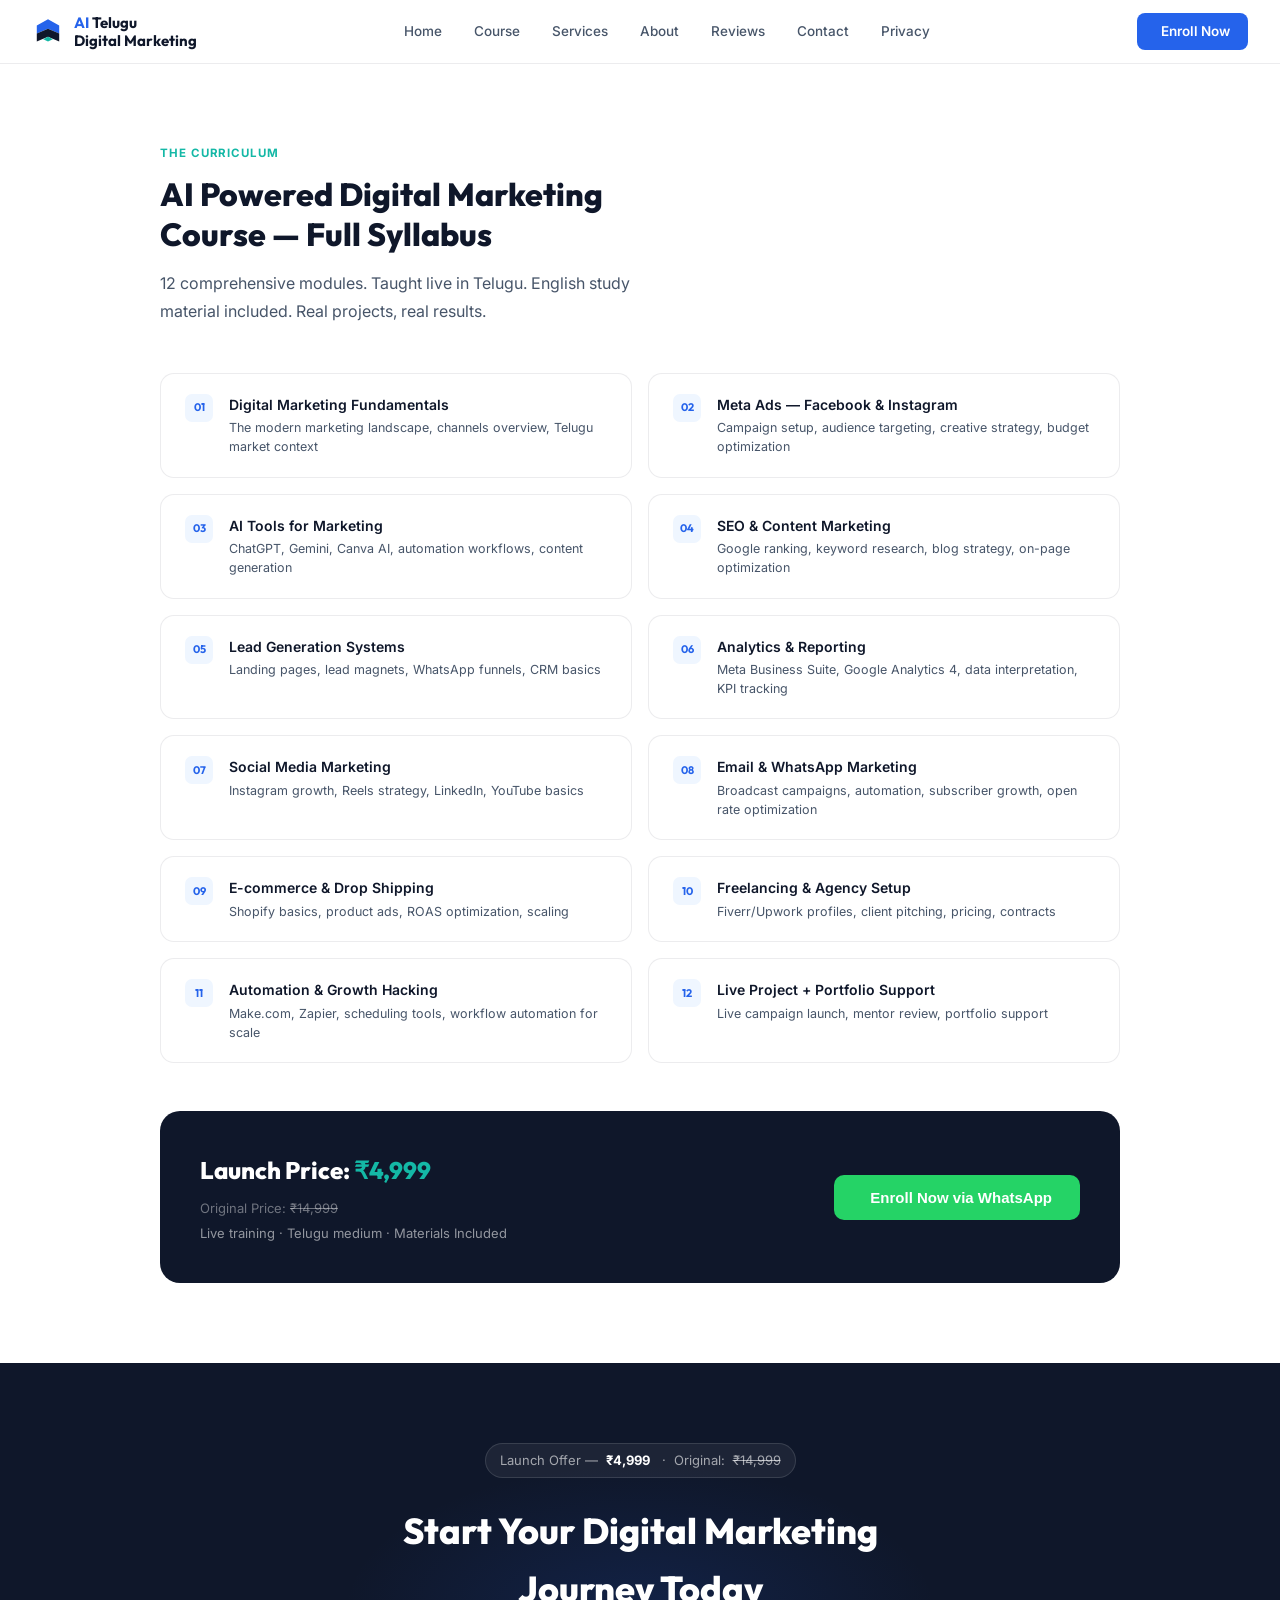
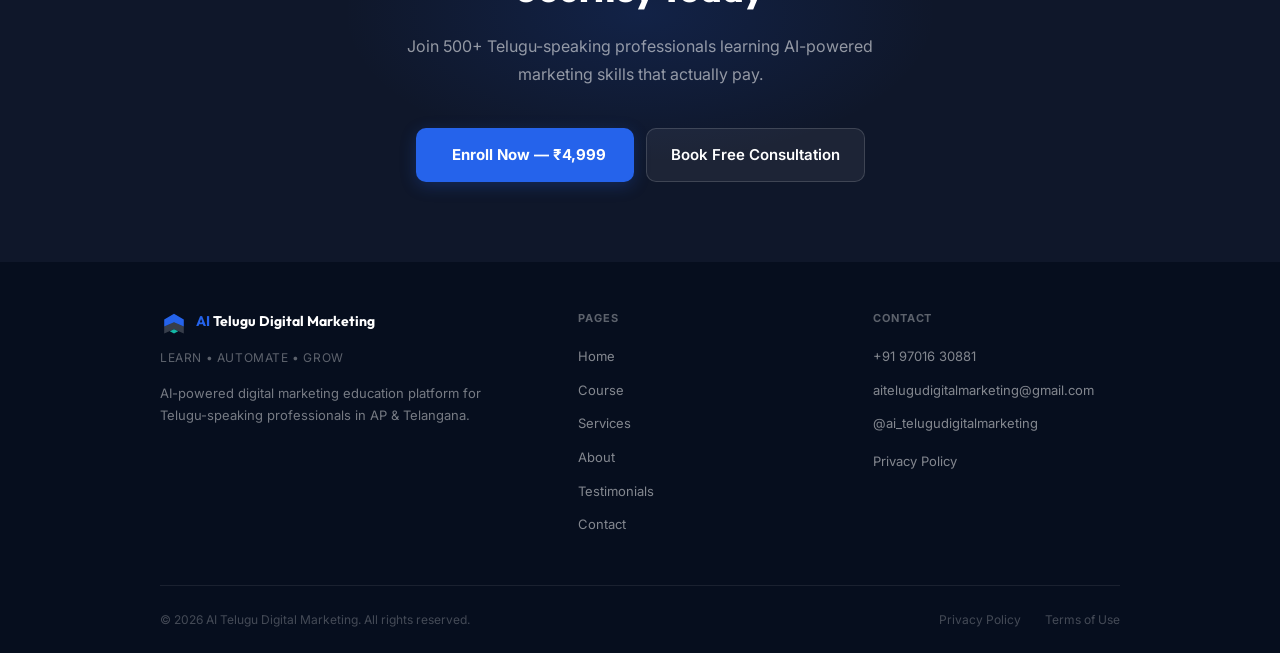
<file: course.html>
<!DOCTYPE html><html><head><meta charset="UTF-8"><meta name="viewport" content="width=device-width, initial-scale=1.0"><title>course</title><link rel="stylesheet" href="style.css"></head><body><div class="site-wrapper">
  <nav>
    <button class="mobile-menu-btn" onclick="toggleMenu()">☰</button>
    <div class="nav-logo">
      <svg class="logo-svg-mark" viewBox="0 0 80 80" fill="none" xmlns="http://www.w3.org/2000/svg">
        <path d="M40 8 L68 24 L68 44 L40 32 L12 44 L12 24 Z" fill="#2563EB"/>
        <path d="M40 32 L68 44 L68 64 L40 52 L12 64 L12 44 Z" fill="#0F172A"/>
        <path d="M28 58 L40 64 L52 58 L40 52 Z" fill="#14B8A6"/>
      </svg>
      <div class="nav-brand"><span>AI</span> Telugu<br>Digital Marketing</div>
    </div>
    <ul class="nav-links">
      <li><a  href="index.html">Home</a></li>
      <li><a  href="course.html">Course</a></li>
      <li><a  href="services.html">Services</a></li>
      <li><a  href="about.html">About</a></li>
      <li><a  href="testimonials.html">Reviews</a></li>
      <li><a  href="contact.html">Contact</a></li>
      <li><a  href="privacy.html">Privacy</a></li>
    </ul>
    <a class="nav-cta" href="https://wa.me/919701630881?text=Hi%20AI%20Telugu%20Digital%20Marketing,%20I'm%20interested%20in%20the%20%E2%82%B94999%20AI%20Digital%20Marketing%20Course.%20Please%20share%20the%20details.">
      <i class="ti ti-brand-whatsapp" aria-hidden="true"></i> Enroll Now
    </a>
  </nav>
  <div id="mobileMenu" class="mobile-menu">
  <a href="index.html">Home</a>
  <a href="course.html">Course</a>
  <a href="services.html">Services</a>
  <a href="about.html">About</a>
  <a href="testimonials.html">Reviews</a>
  <a href="contact.html">Contact</a>
  <a href="privacy.html">Privacy</a>
</div>

  
    <section class="section">
      <div class="section-inner">
        <div class="section-eyebrow">The Curriculum</div>
        <h2 class="section-title">AI Powered Digital Marketing<br>Course — Full Syllabus</h2>
        <p class="section-sub">12 comprehensive modules. Taught live in Telugu. English study material included. Real projects, real results.</p>
        <div class="curriculum-grid">
          <div class="curriculum-item">
            <div class="curr-num">01</div>
            <div>
              <div class="curr-title">Digital Marketing Fundamentals</div>
              <div class="curr-desc">The modern marketing landscape, channels overview, Telugu market context</div>
            </div>
          </div>
          <div class="curriculum-item">
            <div class="curr-num">02</div>
            <div>
              <div class="curr-title">Meta Ads — Facebook & Instagram</div>
              <div class="curr-desc">Campaign setup, audience targeting, creative strategy, budget optimization</div>
            </div>
          </div>
          <div class="curriculum-item">
            <div class="curr-num">03</div>
            <div>
              <div class="curr-title">AI Tools for Marketing</div>
              <div class="curr-desc">ChatGPT, Gemini, Canva AI, automation workflows, content generation</div>
            </div>
          </div>
          <div class="curriculum-item">
            <div class="curr-num">04</div>
            <div>
              <div class="curr-title">SEO & Content Marketing</div>
              <div class="curr-desc">Google ranking, keyword research, blog strategy, on-page optimization</div>
            </div>
          </div>
          <div class="curriculum-item">
            <div class="curr-num">05</div>
            <div>
              <div class="curr-title">Lead Generation Systems</div>
              <div class="curr-desc">Landing pages, lead magnets, WhatsApp funnels, CRM basics</div>
            </div>
          </div>
          <div class="curriculum-item">
            <div class="curr-num">06</div>
            <div>
              <div class="curr-title">Analytics & Reporting</div>
              <div class="curr-desc">Meta Business Suite, Google Analytics 4, data interpretation, KPI tracking</div>
            </div>
          </div>
          <div class="curriculum-item">
            <div class="curr-num">07</div>
            <div>
              <div class="curr-title">Social Media Marketing</div>
              <div class="curr-desc">Instagram growth, Reels strategy, LinkedIn, YouTube basics</div>
            </div>
          </div>
          <div class="curriculum-item">
            <div class="curr-num">08</div>
            <div>
              <div class="curr-title">Email & WhatsApp Marketing</div>
              <div class="curr-desc">Broadcast campaigns, automation, subscriber growth, open rate optimization</div>
            </div>
          </div>
          <div class="curriculum-item">
            <div class="curr-num">09</div>
            <div>
              <div class="curr-title">E-commerce & Drop Shipping</div>
              <div class="curr-desc">Shopify basics, product ads, ROAS optimization, scaling</div>
            </div>
          </div>
          <div class="curriculum-item">
            <div class="curr-num">10</div>
            <div>
              <div class="curr-title">Freelancing & Agency Setup</div>
              <div class="curr-desc">Fiverr/Upwork profiles, client pitching, pricing, contracts</div>
            </div>
          </div>
          <div class="curriculum-item">
            <div class="curr-num">11</div>
            <div>
              <div class="curr-title">Automation & Growth Hacking</div>
              <div class="curr-desc">Make.com, Zapier, scheduling tools, workflow automation for scale</div>
            </div>
          </div>
          <div class="curriculum-item">
            <div class="curr-num">12</div>
            <div>
              <div class="curr-title">Live Project + Portfolio Support</div>
              <div class="curr-desc">Live campaign launch, mentor review, portfolio support</div>
            </div>
          </div>
        </div>

        <div style="margin-top:3rem; background:var(--midnight-navy); border-radius:20px; padding:2.5rem; display:flex; gap:2rem; align-items:center; flex-wrap:wrap;">
          <div style="flex:1; min-width:240px;">
            <div style="font-family:var(--ff-display);font-size:1.5rem;font-weight:800;color:white;margin-bottom:0.5rem;">Launch Price: <span style="color:var(--modern-teal);">₹4,999</span></div>
            <div style="font-size:13px;color:rgba(255,255,255,0.4);margin-bottom:0.25rem;">Original Price: <s>₹14,999</s></div>
            <div style="font-size:13px;color:rgba(255,255,255,0.55);">Live training · Telugu medium · Materials Included</div>
          </div>
          <button class="card-cta" style="width:auto;padding:14px 28px;border-radius:10px;font-size:15px;">
            <i class="ti ti-brand-whatsapp" aria-hidden="true"></i>
            Enroll Now via WhatsApp
          </button>
        </div>
      </div>
    </section>
  <!-- CTA SECTION (shared footer of pages) -->
  <div class="cta-section">
    <div class="price-tag">Launch Offer — <strong>₹4,999</strong> &nbsp;·&nbsp; Original: <s>₹14,999</s></div>
    <h2>Start Your Digital Marketing<br>Journey Today</h2>
    <p>Join 500+ Telugu-speaking professionals learning AI-powered marketing skills that actually pay.</p>
    <div class="cta-buttons">
      <a class="btn-primary" href="https://wa.me/919701630881?text=Hi%20AI%20Telugu%20Digital%20Marketing,%20I'm%20interested%20in%20the%20%E2%82%B94999%20AI%20Digital%20Marketing%20Course.%20Please%20share%20the%20details.">
        <i class="ti ti-brand-whatsapp" aria-hidden="true"></i>
        Enroll Now — ₹4,999
      </a>
      <a class="btn-secondary" href="https://wa.me/919701630881?text=Hey%20AI%20Telugu%20Digital%20Marketing,%20I%27m%20interested%20in%20your%20Freelance%20Services%20and%20would%20like%20to%20schedule%20a%20free%20consultation.%20Please%20share%20the%20details." style="background:rgba(255,255,255,0.06);border-color:rgba(255,255,255,0.15);color:white;">
        Book Free Consultation
      </a>
    </div>
  </div>

   <!-- FOOTER -->
  <footer>
    <div class="footer-inner">
      <div class="footer-top">
        <div>
          <div style="display:flex;align-items:center;gap:8px;margin-bottom:8px;">
            <svg viewBox="0 0 80 80" fill="none" xmlns="http://www.w3.org/2000/svg" style="width:28px;height:28px;">
              <path d="M40 8 L68 24 L68 44 L40 32 L12 44 L12 24 Z" fill="#2563EB"/>
              <path d="M40 32 L68 44 L68 64 L40 52 L12 64 L12 44 Z" fill="rgba(255,255,255,0.2)"/>
              <path d="M28 58 L40 64 L52 58 L40 52 Z" fill="#14B8A6"/>
            </svg>
            <div class="footer-brand-name"><span>AI</span> Telugu Digital Marketing</div>
          </div>
          <div class="footer-tagline">LEARN • AUTOMATE • GROW</div>
          <div class="footer-desc">AI-powered digital marketing education platform for Telugu-speaking professionals in AP & Telangana.</div>
        </div>
        <div>
          <div class="footer-col-title">Pages</div>
          <ul class="footer-links">
             <li><a href="index.html">Home</a></li>
             <li><a href="course.html">Course</a></li>
             <li><a href="services.html">Services</a></li>
             <li><a href="about.html">About</a></li>
             <li><a href="testimonials.html">Testimonials</a></li>
             <li><a href="contact.html">Contact</a></li>
          </ul>
        </div>
        <div>
          <div class="footer-col-title">Contact</div>
          <ul class="footer-links">
            <li><a href="https://wa.me/919701630881?text=Hi%20AI%20Telugu%20Digital%20Marketing,%20I'm%20interested%20in%20the%20%E2%82%B94999%20AI%20Digital%20Marketing%20Course.%20Please%20share%20the%20details.">+91 97016 30881</a></li>
             <li><a href="mailto:aitelugudigitalmarketing@gmail.com">aitelugudigitalmarketing@gmail.com</a></li
            <li>
  <a href="https://www.instagram.com/ai_telugudigitalmarketing/"
     target="_blank"
     rel="noopener noreferrer">
     @ai_telugudigitalmarketing
  </a>
</li>
            <li style="margin-top:12px;">
                  <a href="privacy.html">Privacy Policy</a>
            </li>
          </ul>
        </div>
      </div>
      <div class="footer-bottom">
        <div class="footer-copy">© 2026 AI Telugu Digital Marketing. All rights reserved.</div>
        <div class="footer-legal">
  <a href="privacy.html">Privacy Policy</a>
<a href="privacy.html">Terms of Use</a>
        </div>
      </div>
    </div>
  </footer>

</div>
<script>
document.addEventListener('DOMContentLoaded', function() {
const counters = document.querySelectorAll('.stat-number');

const observer = new IntersectionObserver((entries) => {
entries.forEach(entry => {
if (entry.isIntersecting) {
const counter = entry.target;
const original = counter.innerHTML;

let target = 0;

if (original.includes('500')) target = 500;
else if (original.includes('12')) target = 12;
else if (original.includes('4,999')) target = 4999;
else if (original.includes('100')) target = 100;

let current = 0;
const step = target / 60;

function animate() {
current += step;

if (current < target) {
if (original.includes('₹')) {
counter.innerHTML = '₹' + Math.floor(current).toLocaleString();
} else if (original.includes('%')) {
counter.innerHTML = Math.floor(current) + '<span>%</span>';
} else {
counter.innerHTML = Math.floor(current) + '<span>+</span>';
}
requestAnimationFrame(animate);
} else {
counter.innerHTML = original;
}
}

animate();
observer.unobserve(counter);
}
});
});

counters.forEach(counter => observer.observe(counter));
});
</script>

<script>
document.addEventListener('DOMContentLoaded',()=>{
const counters=document.querySelectorAll('.stat-number[data-target]');
const run=(el)=>{
 let target=parseInt(el.dataset.target),cur=0;
 const step=()=>{cur+=Math.ceil(target/60); if(cur>target) cur=target;
 el.textContent=(el.dataset.target=="4999"?"₹":"")+cur+(target!=4999?"+":"");
 if(cur<target) requestAnimationFrame(step);
 };
 step();
};
const obs=new IntersectionObserver(entries=>{
entries.forEach(e=>{if(e.isIntersecting){e.target.textContent='0';run(e.target);}});
},{threshold:.5});
counters.forEach(c=>obs.observe(c));
});
</script>

<script src="main.js"></script>

<script>
function toggleMenu(){
  const menu = document.getElementById('mobileMenu');
  if(menu){
    menu.classList.toggle('show');
  }
}
</script>

</body>
</html>
</file>
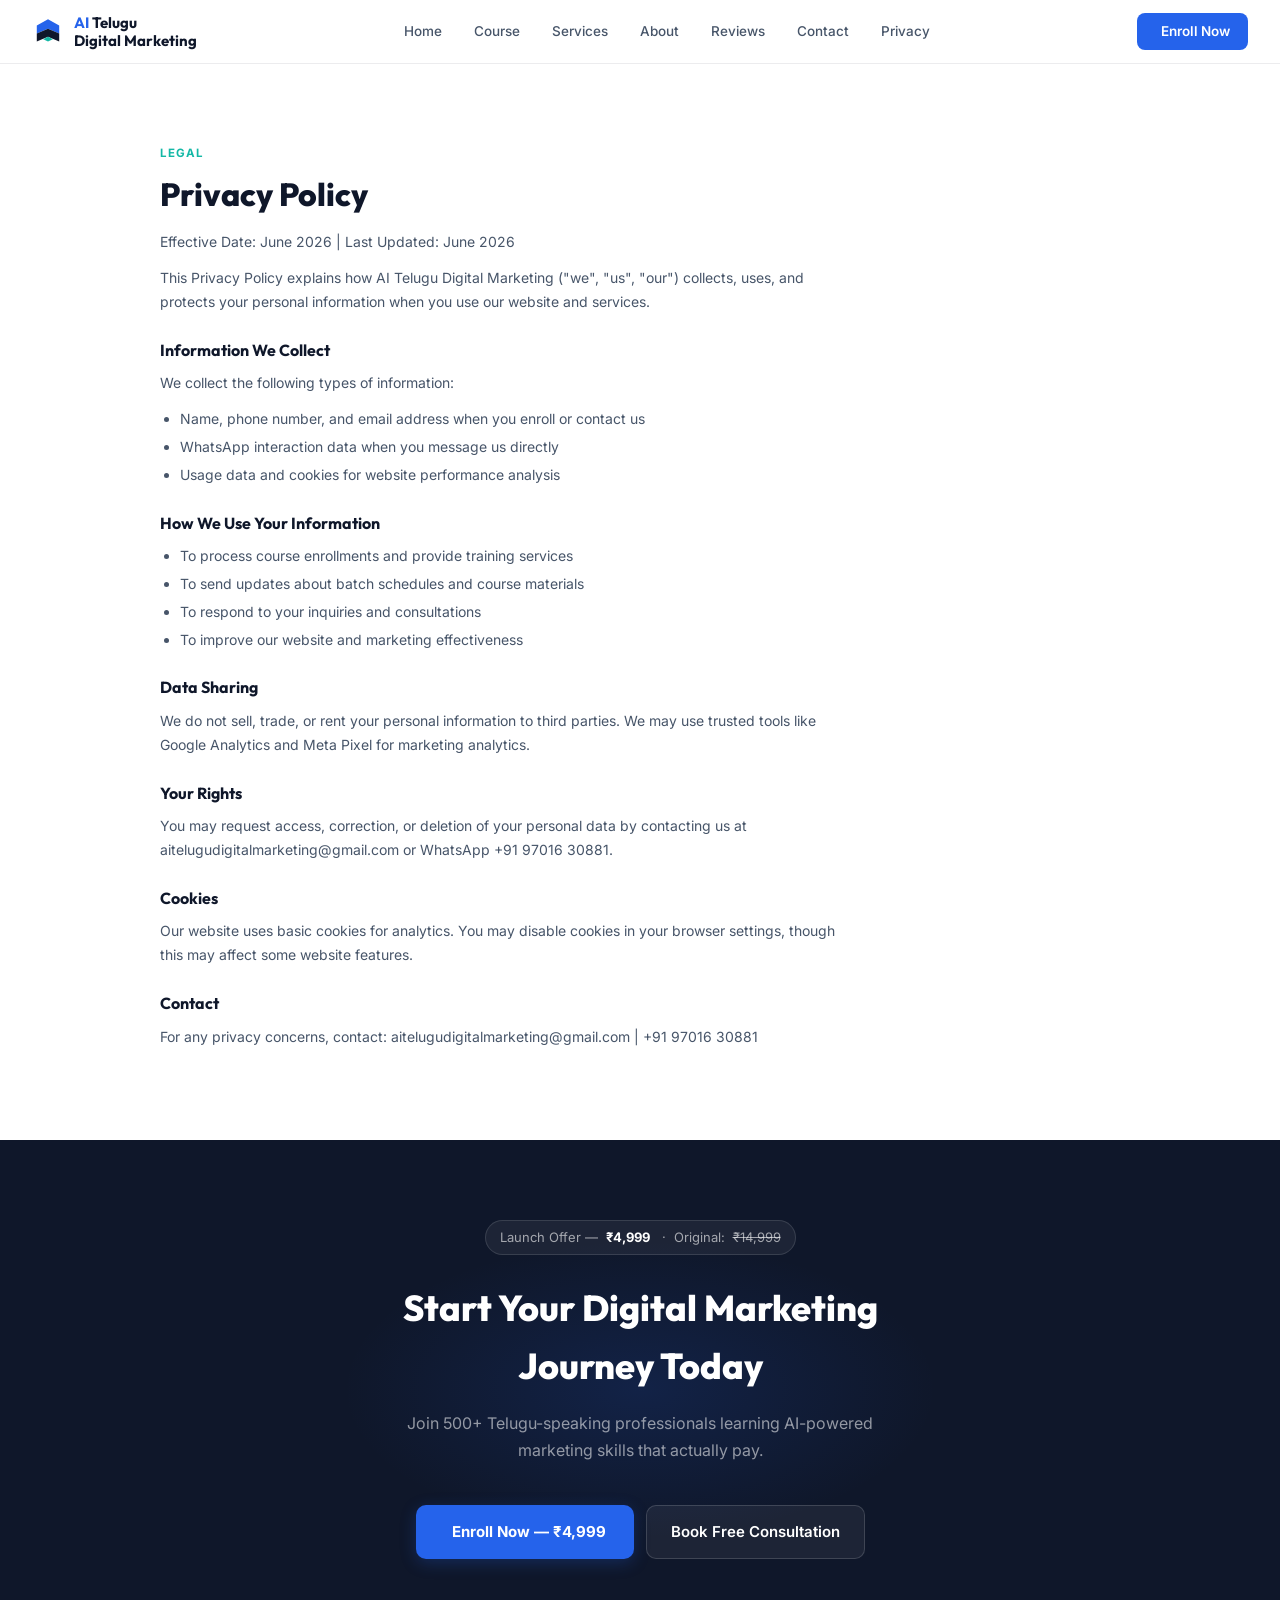
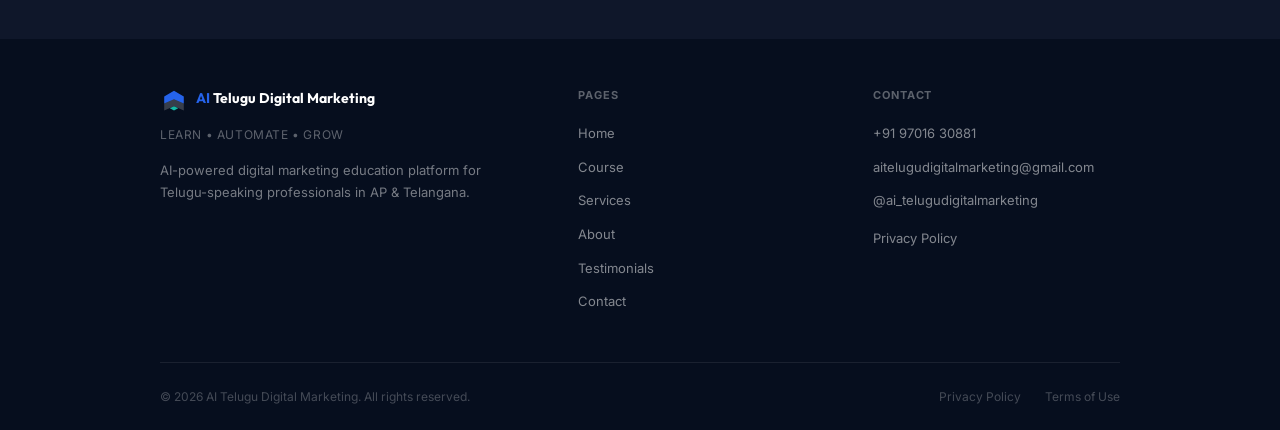
<file: privacy.html>
<!DOCTYPE html><html><head><meta charset="UTF-8"><meta name="viewport" content="width=device-width, initial-scale=1.0"><title>privacy</title><link rel="stylesheet" href="style.css"></head><body><div class="site-wrapper">
  <nav>
    <button class="mobile-menu-btn" onclick="toggleMenu()">☰</button>
    <div class="nav-logo">
      <svg class="logo-svg-mark" viewBox="0 0 80 80" fill="none" xmlns="http://www.w3.org/2000/svg">
        <path d="M40 8 L68 24 L68 44 L40 32 L12 44 L12 24 Z" fill="#2563EB"/>
        <path d="M40 32 L68 44 L68 64 L40 52 L12 64 L12 44 Z" fill="#0F172A"/>
        <path d="M28 58 L40 64 L52 58 L40 52 Z" fill="#14B8A6"/>
      </svg>
      <div class="nav-brand"><span>AI</span> Telugu<br>Digital Marketing</div>
    </div>
    <ul class="nav-links">
      <li><a  href="index.html">Home</a></li>
      <li><a  href="course.html">Course</a></li>
      <li><a  href="services.html">Services</a></li>
      <li><a  href="about.html">About</a></li>
      <li><a  href="testimonials.html">Reviews</a></li>
      <li><a  href="contact.html">Contact</a></li>
      <li><a  href="privacy.html">Privacy</a></li>
    </ul>
    <a class="nav-cta" href="https://wa.me/919701630881?text=Hi%20AI%20Telugu%20Digital%20Marketing,%20I'm%20interested%20in%20the%20%E2%82%B94999%20AI%20Digital%20Marketing%20Course.%20Please%20share%20the%20details.">
      <i class="ti ti-brand-whatsapp" aria-hidden="true"></i> Enroll Now
    </a>
  </nav>
<div id="mobileMenu" class="mobile-menu">
  <a href="index.html">Home</a>
  <a href="course.html">Course</a>
  <a href="services.html">Services</a>
  <a href="about.html">About</a>
  <a href="testimonials.html">Reviews</a>
  <a href="contact.html">Contact</a>
  <a href="privacy.html">Privacy</a>
</div>
  
    <section class="section">
      <div class="section-inner">
        <div class="section-eyebrow">Legal</div>
        <h2 class="section-title">Privacy Policy</h2>
        <div class="privacy-content">
          <p>Effective Date: June 2026 | Last Updated: June 2026</p>
          <p>This Privacy Policy explains how AI Telugu Digital Marketing ("we", "us", "our") collects, uses, and protects your personal information when you use our website and services.</p>
          <h3>Information We Collect</h3>
          <p>We collect the following types of information:</p>
          <ul>
            <li>Name, phone number, and email address when you enroll or contact us</li>
            <li>WhatsApp interaction data when you message us directly</li>
            <li>Usage data and cookies for website performance analysis</li>
          </ul>
          <h3>How We Use Your Information</h3>
          <ul>
            <li>To process course enrollments and provide training services</li>
            <li>To send updates about batch schedules and course materials</li>
            <li>To respond to your inquiries and consultations</li>
            <li>To improve our website and marketing effectiveness</li>
          </ul>
          <h3>Data Sharing</h3>
          <p>We do not sell, trade, or rent your personal information to third parties. We may use trusted tools like Google Analytics and Meta Pixel for marketing analytics.</p>
          <h3>Your Rights</h3>
          <p>You may request access, correction, or deletion of your personal data by contacting us at aitelugudigitalmarketing@gmail.com or WhatsApp +91 97016 30881.</p>
          <h3>Cookies</h3>
          <p>Our website uses basic cookies for analytics. You may disable cookies in your browser settings, though this may affect some website features.</p>
          <h3>Contact</h3>
          <p>For any privacy concerns, contact: aitelugudigitalmarketing@gmail.com | +91 97016 30881</p>
        </div>
      </div>
    </section>
  <!-- CTA SECTION (shared footer of pages) -->
  <div class="cta-section">
    <div class="price-tag">Launch Offer — <strong>₹4,999</strong> &nbsp;·&nbsp; Original: <s>₹14,999</s></div>
    <h2>Start Your Digital Marketing<br>Journey Today</h2>
    <p>Join 500+ Telugu-speaking professionals learning AI-powered marketing skills that actually pay.</p>
    <div class="cta-buttons">
      <a class="btn-primary" href="https://wa.me/919701630881?text=Hi%20AI%20Telugu%20Digital%20Marketing,%20I'm%20interested%20in%20the%20%E2%82%B94999%20AI%20Digital%20Marketing%20Course.%20Please%20share%20the%20details.">
        <i class="ti ti-brand-whatsapp" aria-hidden="true"></i>
        Enroll Now — ₹4,999
      </a>
      <a class="btn-secondary" href="https://wa.me/919701630881?text=Hey%20AI%20Telugu%20Digital%20Marketing,%20I%27m%20interested%20in%20your%20Freelance%20Services%20and%20would%20like%20to%20schedule%20a%20free%20consultation.%20Please%20share%20the%20details." style="background:rgba(255,255,255,0.06);border-color:rgba(255,255,255,0.15);color:white;">
        Book Free Consultation
      </a>
    </div>
  </div>

   <!-- FOOTER -->
  <footer>
    <div class="footer-inner">
      <div class="footer-top">
        <div>
          <div style="display:flex;align-items:center;gap:8px;margin-bottom:8px;">
            <svg viewBox="0 0 80 80" fill="none" xmlns="http://www.w3.org/2000/svg" style="width:28px;height:28px;">
              <path d="M40 8 L68 24 L68 44 L40 32 L12 44 L12 24 Z" fill="#2563EB"/>
              <path d="M40 32 L68 44 L68 64 L40 52 L12 64 L12 44 Z" fill="rgba(255,255,255,0.2)"/>
              <path d="M28 58 L40 64 L52 58 L40 52 Z" fill="#14B8A6"/>
            </svg>
            <div class="footer-brand-name"><span>AI</span> Telugu Digital Marketing</div>
          </div>
          <div class="footer-tagline">LEARN • AUTOMATE • GROW</div>
          <div class="footer-desc">AI-powered digital marketing education platform for Telugu-speaking professionals in AP & Telangana.</div>
        </div>
        <div>
          <div class="footer-col-title">Pages</div>
          <ul class="footer-links">
             <li><a href="index.html">Home</a></li>
             <li><a href="course.html">Course</a></li>
             <li><a href="services.html">Services</a></li>
             <li><a href="about.html">About</a></li>
             <li><a href="testimonials.html">Testimonials</a></li>
             <li><a href="contact.html">Contact</a></li>
          </ul>
        </div>
        <div>
          <div class="footer-col-title">Contact</div>
          <ul class="footer-links">
            <li><a href="https://wa.me/919701630881?text=Hi%20AI%20Telugu%20Digital%20Marketing,%20I'm%20interested%20in%20the%20%E2%82%B94999%20AI%20Digital%20Marketing%20Course.%20Please%20share%20the%20details.">+91 97016 30881</a></li>
             <li><a href="mailto:aitelugudigitalmarketing@gmail.com">aitelugudigitalmarketing@gmail.com</a></li
            <li>
  <a href="https://www.instagram.com/ai_telugudigitalmarketing/"
     target="_blank"
     rel="noopener noreferrer">
     @ai_telugudigitalmarketing
  </a>
</li>
            <li style="margin-top:12px;">
                  <a href="privacy.html">Privacy Policy</a>
            </li>
          </ul>
        </div>
      </div>
      <div class="footer-bottom">
        <div class="footer-copy">© 2026 AI Telugu Digital Marketing. All rights reserved.</div>
        <div class="footer-legal">
  <a href="privacy.html">Privacy Policy</a>
<a href="privacy.html">Terms of Use</a>
        </div>
      </div>
    </div>
  </footer>

</div>

<script>
document.addEventListener('DOMContentLoaded', function() {
const counters = document.querySelectorAll('.stat-number');

const observer = new IntersectionObserver((entries) => {
entries.forEach(entry => {
if (entry.isIntersecting) {
const counter = entry.target;
const original = counter.innerHTML;

let target = 0;

if (original.includes('500')) target = 500;
else if (original.includes('12')) target = 12;
else if (original.includes('4,999')) target = 4999;
else if (original.includes('100')) target = 100;

let current = 0;
const step = target / 60;

function animate() {
current += step;

if (current < target) {
if (original.includes('₹')) {
counter.innerHTML = '₹' + Math.floor(current).toLocaleString();
} else if (original.includes('%')) {
counter.innerHTML = Math.floor(current) + '<span>%</span>';
} else {
counter.innerHTML = Math.floor(current) + '<span>+</span>';
}
requestAnimationFrame(animate);
} else {
counter.innerHTML = original;
}
}

animate();
observer.unobserve(counter);
}
});
});

counters.forEach(counter => observer.observe(counter));
});
</script>

<script>
document.addEventListener('DOMContentLoaded',()=>{
const counters=document.querySelectorAll('.stat-number[data-target]');
const run=(el)=>{
 let target=parseInt(el.dataset.target),cur=0;
 const step=()=>{cur+=Math.ceil(target/60); if(cur>target) cur=target;
 el.textContent=(el.dataset.target=="4999"?"₹":"")+cur+(target!=4999?"+":"");
 if(cur<target) requestAnimationFrame(step);
 };
 step();
};
const obs=new IntersectionObserver(entries=>{
entries.forEach(e=>{if(e.isIntersecting){e.target.textContent='0';run(e.target);}});
},{threshold:.5});
counters.forEach(c=>obs.observe(c));
});
</script>

<script src="main.js"></script>

<script>
function toggleMenu(){
  const menu = document.getElementById('mobileMenu');
  if(menu){
    menu.classList.toggle('show');
  }
}
</script>

</body>
</html>
</file>
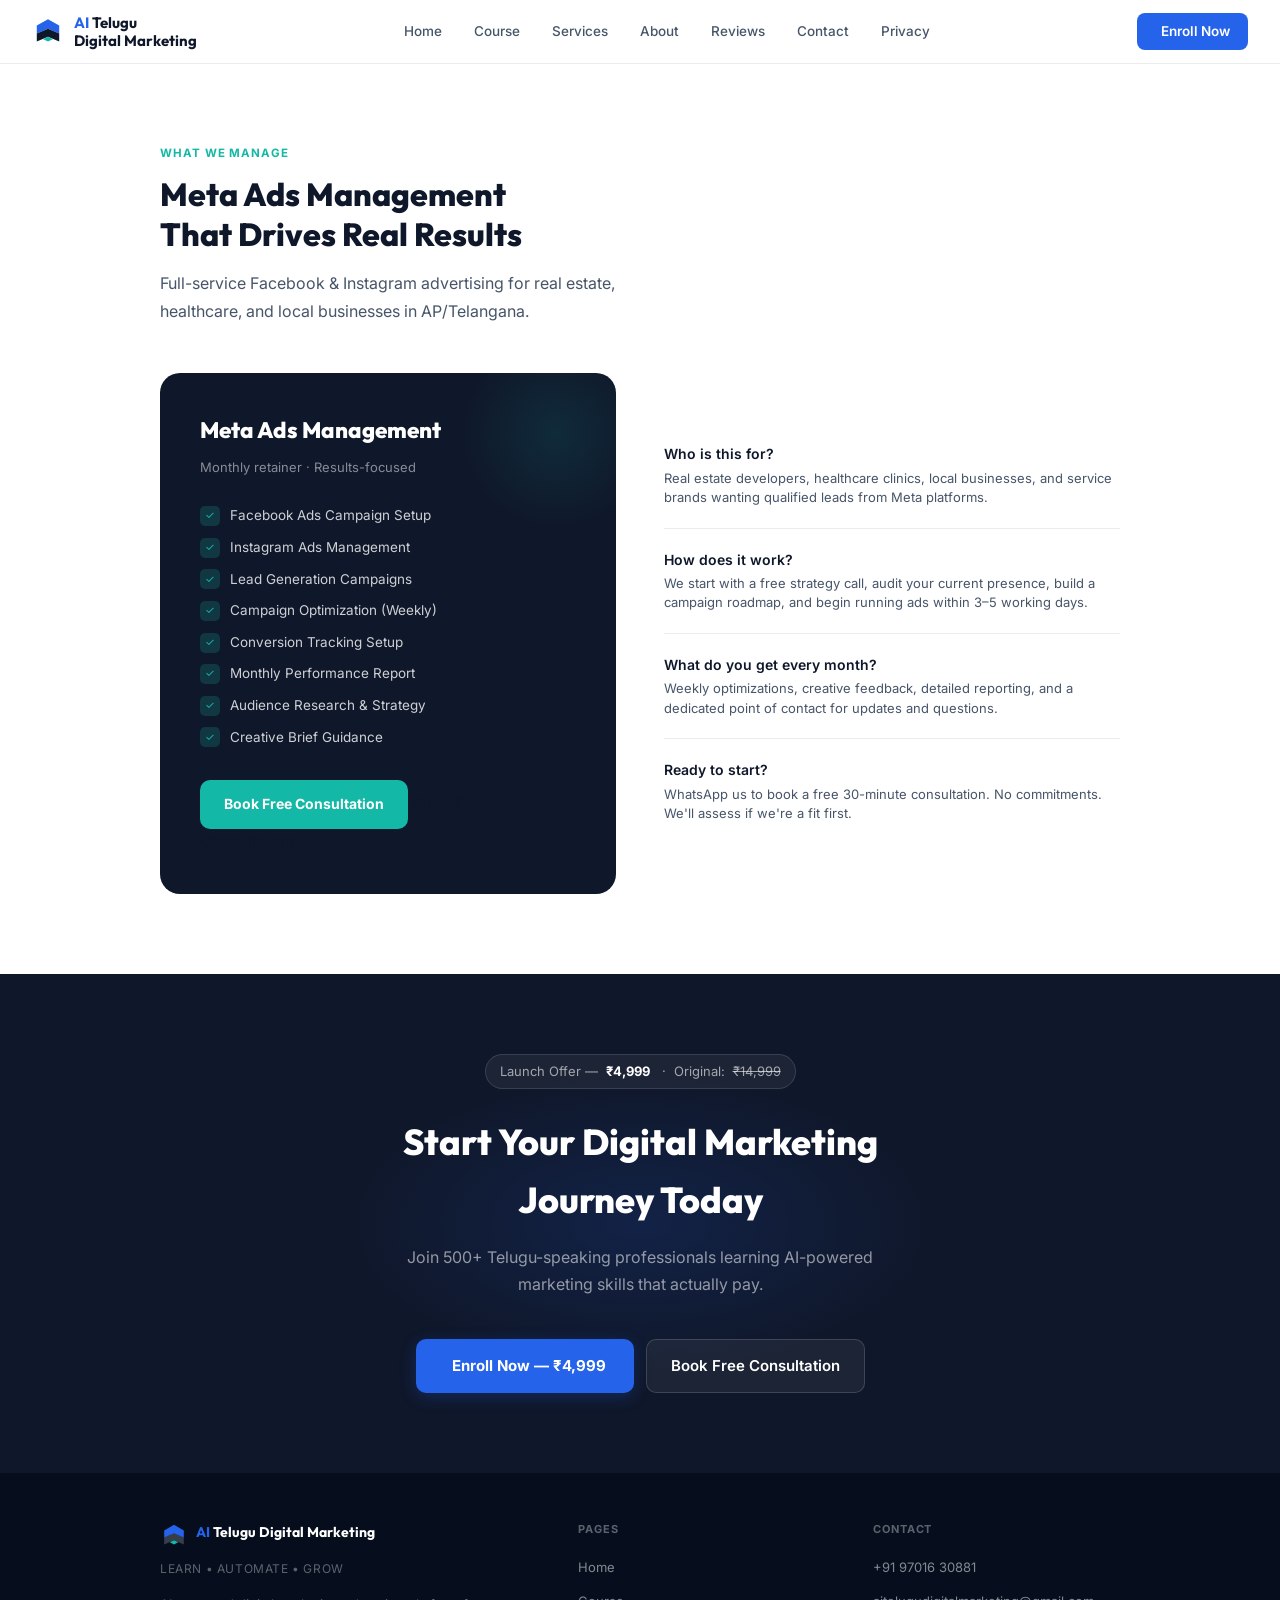
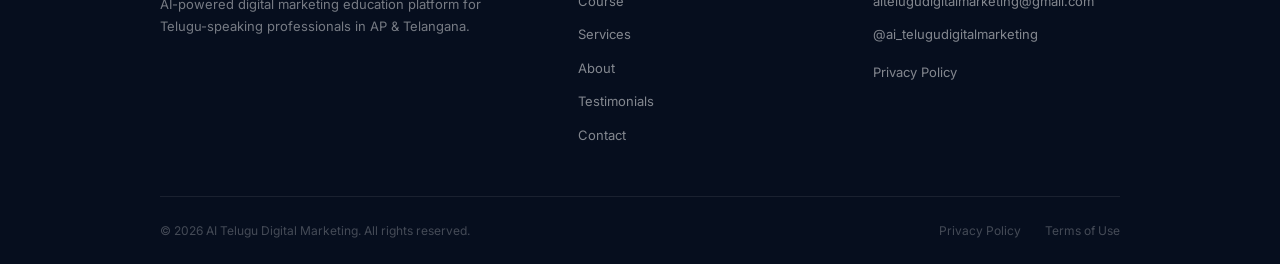
<file: services.html>
<!DOCTYPE html><html><head><meta charset="UTF-8"><meta name="viewport" content="width=device-width, initial-scale=1.0"><title>services</title><link rel="stylesheet" href="style.css"></head><body><div class="site-wrapper">
  <nav>
    <button class="mobile-menu-btn" onclick="toggleMenu()">☰</button>
    <div class="nav-logo">
      <svg class="logo-svg-mark" viewBox="0 0 80 80" fill="none" xmlns="http://www.w3.org/2000/svg">
        <path d="M40 8 L68 24 L68 44 L40 32 L12 44 L12 24 Z" fill="#2563EB"/>
        <path d="M40 32 L68 44 L68 64 L40 52 L12 64 L12 44 Z" fill="#0F172A"/>
        <path d="M28 58 L40 64 L52 58 L40 52 Z" fill="#14B8A6"/>
      </svg>
      <div class="nav-brand"><span>AI</span> Telugu<br>Digital Marketing</div>
    </div>
    <ul class="nav-links">
      <li><a  href="index.html">Home</a></li>
      <li><a  href="course.html">Course</a></li>
      <li><a  href="services.html">Services</a></li>
      <li><a  href="about.html">About</a></li>
      <li><a  href="testimonials.html">Reviews</a></li>
      <li><a  href="contact.html">Contact</a></li>
      <li><a  href="privacy.html">Privacy</a></li>
    </ul>
    <a class="nav-cta" href="https://wa.me/919701630881?text=Hi%20AI%20Telugu%20Digital%20Marketing,%20I'm%20interested%20in%20the%20%E2%82%B94999%20AI%20Digital%20Marketing%20Course.%20Please%20share%20the%20details.">
      <i class="ti ti-brand-whatsapp" aria-hidden="true"></i> Enroll Now
    </a>
  </nav>
<div id="mobileMenu" class="mobile-menu">
  <a href="index.html">Home</a>
  <a href="course.html">Course</a>
  <a href="services.html">Services</a>
  <a href="about.html">About</a>
  <a href="testimonials.html">Reviews</a>
  <a href="contact.html">Contact</a>
  <a href="privacy.html">Privacy</a>
</div>
  
    <section class="section">
      <div class="section-inner">
        <div class="section-eyebrow">What We Manage</div>
        <h2 class="section-title">Meta Ads Management<br>That Drives Real Results</h2>
        <p class="section-sub">Full-service Facebook & Instagram advertising for real estate, healthcare, and local businesses in AP/Telangana.</p>
        <div class="services-layout">
          <div class="service-card">
            <div class="service-title">Meta Ads Management</div>
            <div class="service-sub">Monthly retainer · Results-focused</div>
            <ul class="service-features">
              <li class="service-feature"><div class="feature-check">✓</div> Facebook Ads Campaign Setup</li>
              <li class="service-feature"><div class="feature-check">✓</div> Instagram Ads Management</li>
              <li class="service-feature"><div class="feature-check">✓</div> Lead Generation Campaigns</li>
              <li class="service-feature"><div class="feature-check">✓</div> Campaign Optimization (Weekly)</li>
              <li class="service-feature"><div class="feature-check">✓</div> Conversion Tracking Setup</li>
              <li class="service-feature"><div class="feature-check">✓</div> Monthly Performance Report</li>
              <li class="service-feature"><div class="feature-check">✓</div> Audience Research & Strategy</li>
              <li class="service-feature"><div class="feature-check">✓</div> Creative Brief Guidance</li>
            </ul>
            <a class="btn-teal"href="https://wa.me/919701630881?text=Hey%20AI%20Telugu%20Digital%20Marketing,%20I%27m%20interested%20in%20your%20Freelance%20Services%20and%20would%20like%20to%20schedule%20a%20free%20consultation.%20Please%20share%20the%20details.">Book Free Consultation</a>
              Book Free Consultation
            </a>
          </div>
          <div class="service-info">
            <div class="info-item">
              <div class="info-title">Who is this for?</div>
              <div class="info-desc">Real estate developers, healthcare clinics, local businesses, and service brands wanting qualified leads from Meta platforms.</div>
            </div>
            <div class="info-item">
              <div class="info-title">How does it work?</div>
              <div class="info-desc">We start with a free strategy call, audit your current presence, build a campaign roadmap, and begin running ads within 3–5 working days.</div>
            </div>
            <div class="info-item">
              <div class="info-title">What do you get every month?</div>
              <div class="info-desc">Weekly optimizations, creative feedback, detailed reporting, and a dedicated point of contact for updates and questions.</div>
            </div>
            <div class="info-item">
              <div class="info-title">Ready to start?</div>
              <div class="info-desc">WhatsApp us to book a free 30-minute consultation. No commitments. We'll assess if we're a fit first.</div>
            </div>
          </div>
        </div>
      </div>
    </section>
  <!-- CTA SECTION (shared footer of pages) -->
  <div class="cta-section">
    <div class="price-tag">Launch Offer — <strong>₹4,999</strong> &nbsp;·&nbsp; Original: <s>₹14,999</s></div>
    <h2>Start Your Digital Marketing<br>Journey Today</h2>
    <p>Join 500+ Telugu-speaking professionals learning AI-powered marketing skills that actually pay.</p>
    <div class="cta-buttons">
      <a class="btn-primary" href="https://wa.me/919701630881?text=Hi%20AI%20Telugu%20Digital%20Marketing,%20I'm%20interested%20in%20the%20%E2%82%B94999%20AI%20Digital%20Marketing%20Course.%20Please%20share%20the%20details.">
        <i class="ti ti-brand-whatsapp" aria-hidden="true"></i>
        Enroll Now — ₹4,999
      </a>
      <a class="btn-secondary" href="https://wa.me/919701630881?text=Hey%20AI%20Telugu%20Digital%20Marketing,%20I%27m%20interested%20in%20your%20Freelance%20Services%20and%20would%20like%20to%20schedule%20a%20free%20consultation.%20Please%20share%20the%20details." style="background:rgba(255,255,255,0.06);border-color:rgba(255,255,255,0.15);color:white;">
        Book Free Consultation
      </a>
    </div>
  </div>

   <!-- FOOTER -->
  <footer>
    <div class="footer-inner">
      <div class="footer-top">
        <div>
          <div style="display:flex;align-items:center;gap:8px;margin-bottom:8px;">
            <svg viewBox="0 0 80 80" fill="none" xmlns="http://www.w3.org/2000/svg" style="width:28px;height:28px;">
              <path d="M40 8 L68 24 L68 44 L40 32 L12 44 L12 24 Z" fill="#2563EB"/>
              <path d="M40 32 L68 44 L68 64 L40 52 L12 64 L12 44 Z" fill="rgba(255,255,255,0.2)"/>
              <path d="M28 58 L40 64 L52 58 L40 52 Z" fill="#14B8A6"/>
            </svg>
            <div class="footer-brand-name"><span>AI</span> Telugu Digital Marketing</div>
          </div>
          <div class="footer-tagline">LEARN • AUTOMATE • GROW</div>
          <div class="footer-desc">AI-powered digital marketing education platform for Telugu-speaking professionals in AP & Telangana.</div>
        </div>
        <div>
          <div class="footer-col-title">Pages</div>
          <ul class="footer-links">
             <li><a href="index.html">Home</a></li>
             <li><a href="course.html">Course</a></li>
             <li><a href="services.html">Services</a></li>
             <li><a href="about.html">About</a></li>
             <li><a href="testimonials.html">Testimonials</a></li>
             <li><a href="contact.html">Contact</a></li>
          </ul>
        </div>
        <div>
          <div class="footer-col-title">Contact</div>
          <ul class="footer-links">
            <li><a href="https://wa.me/919701630881?text=Hi%20AI%20Telugu%20Digital%20Marketing,%20I'm%20interested%20in%20the%20%E2%82%B94999%20AI%20Digital%20Marketing%20Course.%20Please%20share%20the%20details.">+91 97016 30881</a></li>
             <li><a href="mailto:aitelugudigitalmarketing@gmail.com">aitelugudigitalmarketing@gmail.com</a></li
            <li>
  <a href="https://www.instagram.com/ai_telugudigitalmarketing/"
     target="_blank"
     rel="noopener noreferrer">
     @ai_telugudigitalmarketing
  </a>
</li>
            <li style="margin-top:12px;">
                  <a href="privacy.html">Privacy Policy</a>
            </li>
          </ul>
        </div>
      </div>
      <div class="footer-bottom">
        <div class="footer-copy">© 2026 AI Telugu Digital Marketing. All rights reserved.</div>
        <div class="footer-legal">
  <a href="privacy.html">Privacy Policy</a>
<a href="privacy.html">Terms of Use</a>
        </div>
      </div>
    </div>
  </footer>

</div>
<script>
document.addEventListener('DOMContentLoaded', function() {
const counters = document.querySelectorAll('.stat-number');

const observer = new IntersectionObserver((entries) => {
entries.forEach(entry => {
if (entry.isIntersecting) {
const counter = entry.target;
const original = counter.innerHTML;

let target = 0;

if (original.includes('500')) target = 500;
else if (original.includes('12')) target = 12;
else if (original.includes('4,999')) target = 4999;
else if (original.includes('100')) target = 100;

let current = 0;
const step = target / 60;

function animate() {
current += step;

if (current < target) {
if (original.includes('₹')) {
counter.innerHTML = '₹' + Math.floor(current).toLocaleString();
} else if (original.includes('%')) {
counter.innerHTML = Math.floor(current) + '<span>%</span>';
} else {
counter.innerHTML = Math.floor(current) + '<span>+</span>';
}
requestAnimationFrame(animate);
} else {
counter.innerHTML = original;
}
}

animate();
observer.unobserve(counter);
}
});
});

counters.forEach(counter => observer.observe(counter));
});
</script>

<script>
document.addEventListener('DOMContentLoaded',()=>{
const counters=document.querySelectorAll('.stat-number[data-target]');
const run=(el)=>{
 let target=parseInt(el.dataset.target),cur=0;
 const step=()=>{cur+=Math.ceil(target/60); if(cur>target) cur=target;
 el.textContent=(el.dataset.target=="4999"?"₹":"")+cur+(target!=4999?"+":"");
 if(cur<target) requestAnimationFrame(step);
 };
 step();
};
const obs=new IntersectionObserver(entries=>{
entries.forEach(e=>{if(e.isIntersecting){e.target.textContent='0';run(e.target);}});
},{threshold:.5});
counters.forEach(c=>obs.observe(c));
});
</script>

<script src="main.js"></script>

<script>
function toggleMenu(){
  const menu = document.getElementById('mobileMenu');
  if(menu){
    menu.classList.toggle('show');
  }
}
</script>

</body>
</html>
</file>
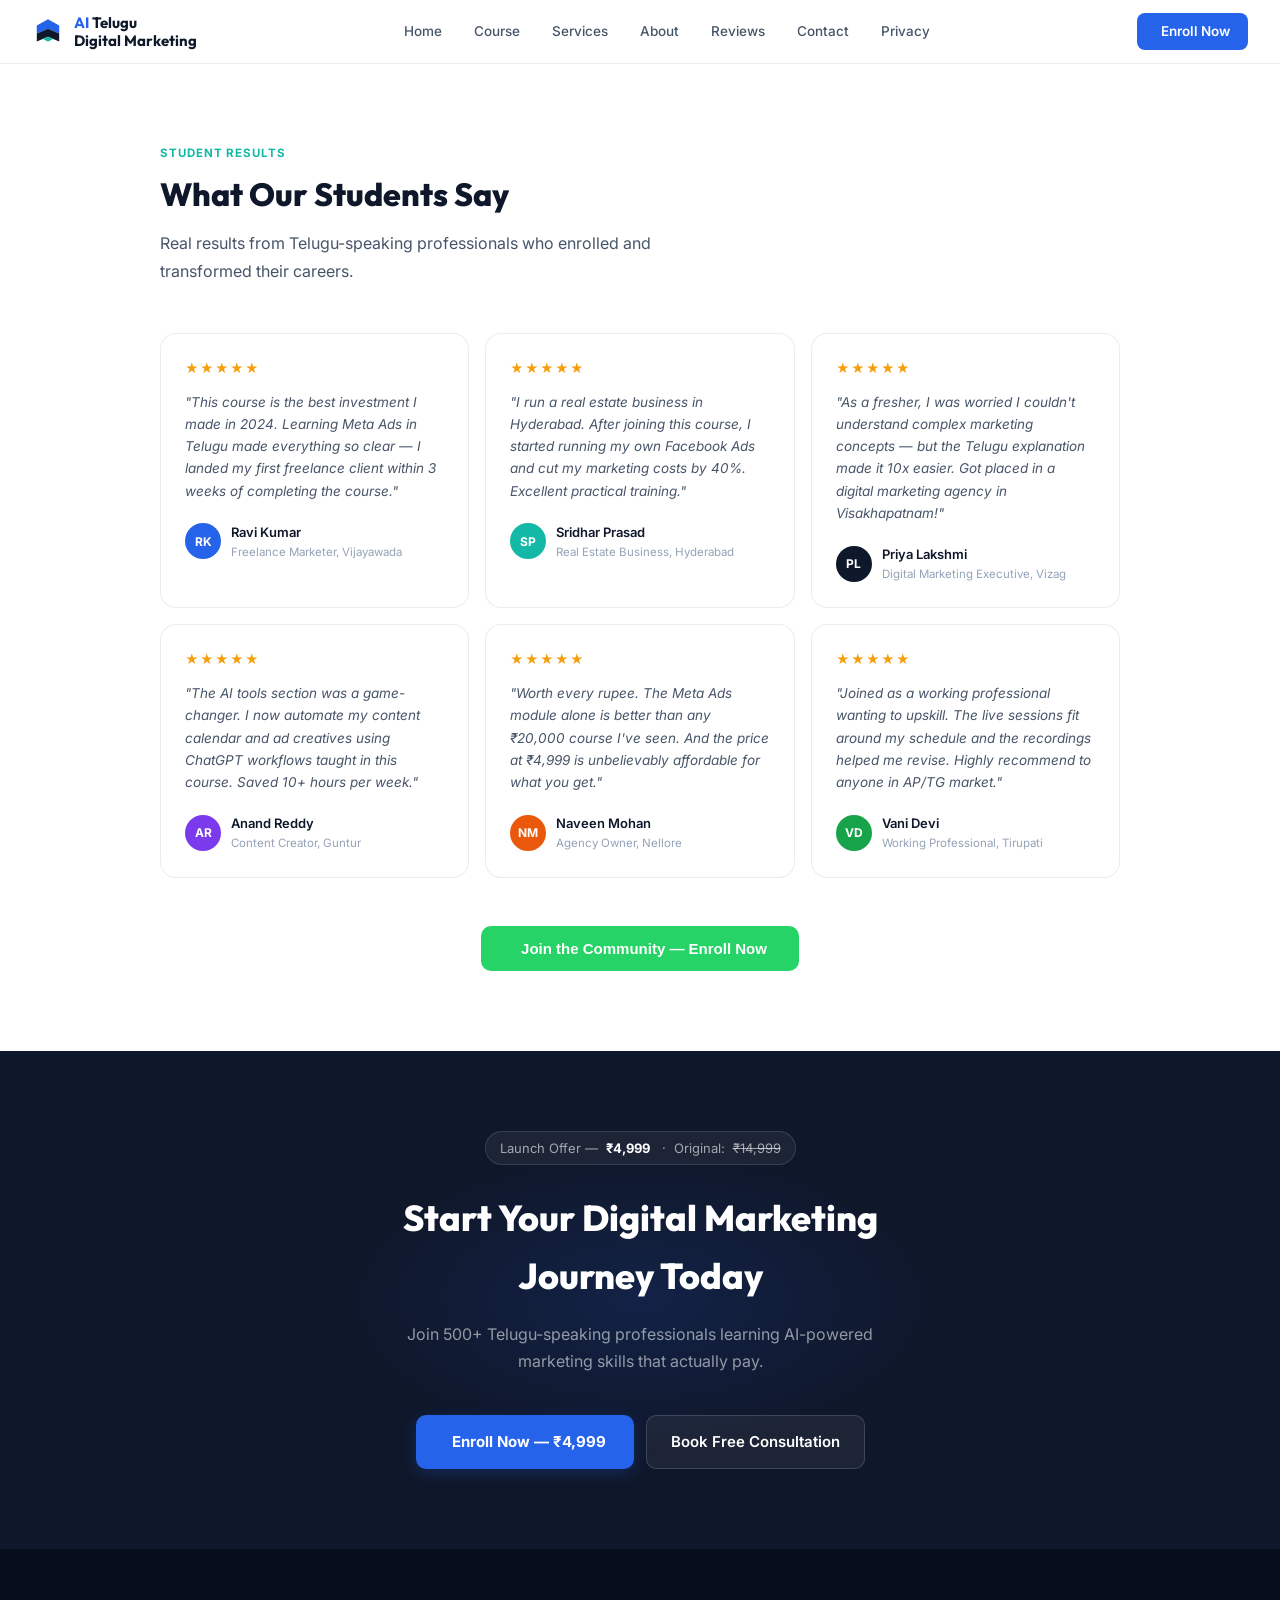
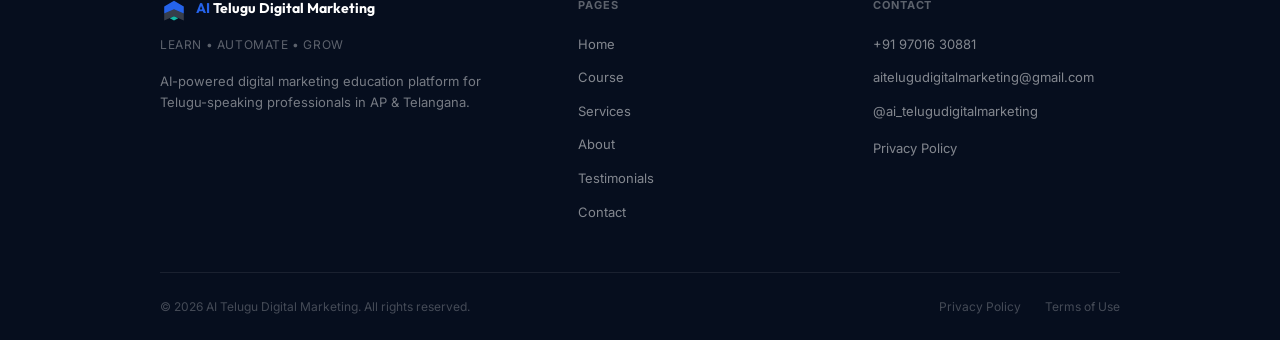
<file: testimonials.html>
<!DOCTYPE html><html><head><meta charset="UTF-8"><meta name="viewport" content="width=device-width, initial-scale=1.0"><title>testimonials</title><link rel="stylesheet" href="style.css"></head><body><div class="site-wrapper">
  <nav>
    <button class="mobile-menu-btn" onclick="toggleMenu()">☰</button>
    <div class="nav-logo">
      <svg class="logo-svg-mark" viewBox="0 0 80 80" fill="none" xmlns="http://www.w3.org/2000/svg">
        <path d="M40 8 L68 24 L68 44 L40 32 L12 44 L12 24 Z" fill="#2563EB"/>
        <path d="M40 32 L68 44 L68 64 L40 52 L12 64 L12 44 Z" fill="#0F172A"/>
        <path d="M28 58 L40 64 L52 58 L40 52 Z" fill="#14B8A6"/>
      </svg>
      <div class="nav-brand"><span>AI</span> Telugu<br>Digital Marketing</div>
    </div>
    <ul class="nav-links">
      <li><a  href="index.html">Home</a></li>
      <li><a  href="course.html">Course</a></li>
      <li><a  href="services.html">Services</a></li>
      <li><a  href="about.html">About</a></li>
      <li><a  href="testimonials.html">Reviews</a></li>
      <li><a  href="contact.html">Contact</a></li>
      <li><a  href="privacy.html">Privacy</a></li>
    </ul>
    <a class="nav-cta" href="https://wa.me/919701630881?text=Hi%20AI%20Telugu%20Digital%20Marketing,%20I'm%20interested%20in%20the%20%E2%82%B94999%20AI%20Digital%20Marketing%20Course.%20Please%20share%20the%20details.">
      <i class="ti ti-brand-whatsapp" aria-hidden="true"></i> Enroll Now
    </a>
  </nav>
  <div id="mobileMenu" class="mobile-menu">
  <a href="index.html">Home</a>
  <a href="course.html">Course</a>
  <a href="services.html">Services</a>
  <a href="about.html">About</a>
  <a href="testimonials.html">Reviews</a>
  <a href="contact.html">Contact</a>
  <a href="privacy.html">Privacy</a>
</div>

  
    <section class="section">
      <div class="section-inner">
        <div class="section-eyebrow">Student Results</div>
        <h2 class="section-title">What Our Students Say</h2>
        <p class="section-sub">Real results from Telugu-speaking professionals who enrolled and transformed their careers.</p>
        <div class="testimonials-grid">
          <div class="testimonial-card">
            <div class="stars">★★★★★</div>
            <div class="testimonial-text">"This course is the best investment I made in 2024. Learning Meta Ads in Telugu made everything so clear — I landed my first freelance client within 3 weeks of completing the course."</div>
            <div class="testimonial-author">
              <div class="author-avatar" style="background:#2563EB;">RK</div>
              <div>
                <div class="author-name">Ravi Kumar</div>
                <div class="author-role">Freelance Marketer, Vijayawada</div>
              </div>
            </div>
          </div>
          <div class="testimonial-card">
            <div class="stars">★★★★★</div>
            <div class="testimonial-text">"I run a real estate business in Hyderabad. After joining this course, I started running my own Facebook Ads and cut my marketing costs by 40%. Excellent practical training."</div>
            <div class="testimonial-author">
              <div class="author-avatar" style="background:#14B8A6;">SP</div>
              <div>
                <div class="author-name">Sridhar Prasad</div>
                <div class="author-role">Real Estate Business, Hyderabad</div>
              </div>
            </div>
          </div>
          <div class="testimonial-card">
            <div class="stars">★★★★★</div>
            <div class="testimonial-text">"As a fresher, I was worried I couldn't understand complex marketing concepts — but the Telugu explanation made it 10x easier. Got placed in a digital marketing agency in Visakhapatnam!"</div>
            <div class="testimonial-author">
              <div class="author-avatar" style="background:#0F172A;">PL</div>
              <div>
                <div class="author-name">Priya Lakshmi</div>
                <div class="author-role">Digital Marketing Executive, Vizag</div>
              </div>
            </div>
          </div>
          <div class="testimonial-card">
            <div class="stars">★★★★★</div>
            <div class="testimonial-text">"The AI tools section was a game-changer. I now automate my content calendar and ad creatives using ChatGPT workflows taught in this course. Saved 10+ hours per week."</div>
            <div class="testimonial-author">
              <div class="author-avatar" style="background:#7C3AED;">AR</div>
              <div>
                <div class="author-name">Anand Reddy</div>
                <div class="author-role">Content Creator, Guntur</div>
              </div>
            </div>
          </div>
          <div class="testimonial-card">
            <div class="stars">★★★★★</div>
            <div class="testimonial-text">"Worth every rupee. The Meta Ads module alone is better than any ₹20,000 course I've seen. And the price at ₹4,999 is unbelievably affordable for what you get."</div>
            <div class="testimonial-author">
              <div class="author-avatar" style="background:#EA580C;">NM</div>
              <div>
                <div class="author-name">Naveen Mohan</div>
                <div class="author-role">Agency Owner, Nellore</div>
              </div>
            </div>
          </div>
          <div class="testimonial-card">
            <div class="stars">★★★★★</div>
            <div class="testimonial-text">"Joined as a working professional wanting to upskill. The live sessions fit around my schedule and the recordings helped me revise. Highly recommend to anyone in AP/TG market."</div>
            <div class="testimonial-author">
              <div class="author-avatar" style="background:#16A34A;">VD</div>
              <div>
                <div class="author-name">Vani Devi</div>
                <div class="author-role">Working Professional, Tirupati</div>
              </div>
            </div>
          </div>
        </div>

        <div style="text-align:center;margin-top:3rem;">
          <button class="card-cta" style="width:auto;padding:14px 32px;border-radius:10px;display:inline-flex;font-size:15px;">
            <i class="ti ti-brand-whatsapp" aria-hidden="true"></i>
            Join the Community — Enroll Now
          </button>
        </div>
      </div>
    </section>
  <!-- CTA SECTION (shared footer of pages) -->
  <div class="cta-section">
    <div class="price-tag">Launch Offer — <strong>₹4,999</strong> &nbsp;·&nbsp; Original: <s>₹14,999</s></div>
    <h2>Start Your Digital Marketing<br>Journey Today</h2>
    <p>Join 500+ Telugu-speaking professionals learning AI-powered marketing skills that actually pay.</p>
    <div class="cta-buttons">
      <a class="btn-primary" href="https://wa.me/919701630881?text=Hi%20AI%20Telugu%20Digital%20Marketing,%20I'm%20interested%20in%20the%20%E2%82%B94999%20AI%20Digital%20Marketing%20Course.%20Please%20share%20the%20details.">
        <i class="ti ti-brand-whatsapp" aria-hidden="true"></i>
        Enroll Now — ₹4,999
      </a>
      <a class="btn-secondary" href="https://wa.me/919701630881?text=Hey%20AI%20Telugu%20Digital%20Marketing,%20I%27m%20interested%20in%20your%20Freelance%20Services%20and%20would%20like%20to%20schedule%20a%20free%20consultation.%20Please%20share%20the%20details." style="background:rgba(255,255,255,0.06);border-color:rgba(255,255,255,0.15);color:white;">
        Book Free Consultation
      </a>
    </div>
  </div>

 <!-- FOOTER -->
  <footer>
    <div class="footer-inner">
      <div class="footer-top">
        <div>
          <div style="display:flex;align-items:center;gap:8px;margin-bottom:8px;">
            <svg viewBox="0 0 80 80" fill="none" xmlns="http://www.w3.org/2000/svg" style="width:28px;height:28px;">
              <path d="M40 8 L68 24 L68 44 L40 32 L12 44 L12 24 Z" fill="#2563EB"/>
              <path d="M40 32 L68 44 L68 64 L40 52 L12 64 L12 44 Z" fill="rgba(255,255,255,0.2)"/>
              <path d="M28 58 L40 64 L52 58 L40 52 Z" fill="#14B8A6"/>
            </svg>
            <div class="footer-brand-name"><span>AI</span> Telugu Digital Marketing</div>
          </div>
          <div class="footer-tagline">LEARN • AUTOMATE • GROW</div>
          <div class="footer-desc">AI-powered digital marketing education platform for Telugu-speaking professionals in AP & Telangana.</div>
        </div>
        <div>
          <div class="footer-col-title">Pages</div>
          <ul class="footer-links">
             <li><a href="index.html">Home</a></li>
             <li><a href="course.html">Course</a></li>
             <li><a href="services.html">Services</a></li>
             <li><a href="about.html">About</a></li>
             <li><a href="testimonials.html">Testimonials</a></li>
             <li><a href="contact.html">Contact</a></li>
          </ul>
        </div>
        <div>
          <div class="footer-col-title">Contact</div>
          <ul class="footer-links">
            <li><a href="https://wa.me/919701630881?text=Hi%20AI%20Telugu%20Digital%20Marketing,%20I'm%20interested%20in%20the%20%E2%82%B94999%20AI%20Digital%20Marketing%20Course.%20Please%20share%20the%20details.">+91 97016 30881</a></li>
             <li><a href="mailto:aitelugudigitalmarketing@gmail.com">aitelugudigitalmarketing@gmail.com</a></li
            <li>
  <a href="https://www.instagram.com/ai_telugudigitalmarketing/"
     target="_blank"
     rel="noopener noreferrer">
     @ai_telugudigitalmarketing
  </a>
</li>
            <li style="margin-top:12px;">
                  <a href="privacy.html">Privacy Policy</a>
            </li>
          </ul>
        </div>
      </div>
      <div class="footer-bottom">
        <div class="footer-copy">© 2026 AI Telugu Digital Marketing. All rights reserved.</div>
        <div class="footer-legal">
  <a href="privacy.html">Privacy Policy</a>
<a href="privacy.html">Terms of Use</a>
        </div>
      </div>
    </div>
  </footer>

</div>

<script>
document.addEventListener('DOMContentLoaded', function() {
const counters = document.querySelectorAll('.stat-number');

const observer = new IntersectionObserver((entries) => {
entries.forEach(entry => {
if (entry.isIntersecting) {
const counter = entry.target;
const original = counter.innerHTML;

let target = 0;

if (original.includes('500')) target = 500;
else if (original.includes('12')) target = 12;
else if (original.includes('4,999')) target = 4999;
else if (original.includes('100')) target = 100;

let current = 0;
const step = target / 60;

function animate() {
current += step;

if (current < target) {
if (original.includes('₹')) {
counter.innerHTML = '₹' + Math.floor(current).toLocaleString();
} else if (original.includes('%')) {
counter.innerHTML = Math.floor(current) + '<span>%</span>';
} else {
counter.innerHTML = Math.floor(current) + '<span>+</span>';
}
requestAnimationFrame(animate);
} else {
counter.innerHTML = original;
}
}

animate();
observer.unobserve(counter);
}
});
});

counters.forEach(counter => observer.observe(counter));
});
</script>

<script>
document.addEventListener('DOMContentLoaded',()=>{
const counters=document.querySelectorAll('.stat-number[data-target]');
const run=(el)=>{
 let target=parseInt(el.dataset.target),cur=0;
 const step=()=>{cur+=Math.ceil(target/60); if(cur>target) cur=target;
 el.textContent=(el.dataset.target=="4999"?"₹":"")+cur+(target!=4999?"+":"");
 if(cur<target) requestAnimationFrame(step);
 };
 step();
};
const obs=new IntersectionObserver(entries=>{
entries.forEach(e=>{if(e.isIntersecting){e.target.textContent='0';run(e.target);}});
},{threshold:.5});
counters.forEach(c=>obs.observe(c));
});
</script>

<script src="main.js"></script>

<script>
function toggleMenu(){
  const menu = document.getElementById('mobileMenu');
  if(menu){
    menu.classList.toggle('show');
  }
}
</script>

</body>
</html>
</file>
<file: style.css>
@import url('https://fonts.googleapis.com/css2?family=Inter:wght@400;500;600;700;800&family=Outfit:wght@400;500;600;700;800;900&display=swap');

  * { margin: 0; padding: 0; box-sizing: border-box; }

  :root {
    --royal-blue: #2563EB;
    --midnight-navy: #0F172A;
    --modern-teal: #14B8A6;
    --blue-light: #EFF6FF;
    --teal-light: #F0FDFA;
    --text-primary: #0F172A;
    --text-secondary: #475569;
    --text-muted: #94A3B8;
    --bg-white: #FFFFFF;
    --bg-surface: #F8FAFC;
    --border: rgba(15,23,42,0.08);
    --ff-display: 'Outfit', sans-serif;
    --ff-body: 'Inter', sans-serif;
  }

  body { font-family: var(--ff-body); color: var(--text-primary); background: var(--bg-white); line-height: 1.6; padding-top:64px; }

  .site-wrapper { max-width: 100%; overflow-x: hidden; }

  /* NAV */
  nav {
    position: fixed; top: 0; left:0; width:100%; z-index:9999;
    background: rgba(255,255,255,0.96);
    backdrop-filter: blur(12px);
    border-bottom: 0.5px solid var(--border);
    padding: 0 2rem;
    display: flex; align-items: center; justify-content: space-between;
    height: 64px;
  }

  .nav-logo {
    display: flex; align-items: center; gap: 10px;
  }

  .nav-logo-icon {
    width: 36px; height: 36px;
    display: flex; align-items: center; justify-content: center;
  }

  .logo-mark {
    width: 36px; height: 36px; position: relative;
  }

  .nav-brand {
    font-family: var(--ff-display);
    font-size: 15px;
    font-weight: 700;
    color: var(--midnight-navy);
    line-height: 1.2;
  }

  .nav-brand span { color: var(--royal-blue); }

  .nav-links {
    display: flex; gap: 2rem; list-style: none;
    font-size: 13.5px; font-weight: 500;
  }

  .nav-links a {
    color: var(--text-secondary);
    text-decoration: none;
    transition: color 0.2s;
  }

  .nav-links a:hover { color: var(--midnight-navy); }

  .nav-cta {
    background: var(--royal-blue);
    color: white !important;
    padding: 8px 18px;
    border-radius: 8px;
    font-weight: 600;
    font-size: 13.5px;
    text-decoration: none;
    display: flex; align-items: center; gap: 6px;
    transition: background 0.2s;
  }

  .nav-cta:hover { background: #1D4ED8; }

  /* HERO */
  .hero {
    padding: 3rem 2rem 5rem;
    background: linear-gradient(180deg, #F8FAFF 0%, #FFFFFF 100%);
    position: relative;
    overflow: hidden;
  }

  .hero::before {
    content: '';
    position: absolute; top: -80px; right: -120px;
    width: 480px; height: 480px;
    background: radial-gradient(circle, rgba(37,99,235,0.07) 0%, transparent 70%);
    pointer-events: none;
  }

  .hero::after {
    content: '';
    position: absolute; bottom: -40px; left: -60px;
    width: 320px; height: 320px;
    background: radial-gradient(circle, rgba(20,184,166,0.07) 0%, transparent 70%);
    pointer-events: none;
  }

  .hero-inner{
    max-width:1180px;
    margin:0 auto;
    display:grid;
    grid-template-columns: 1.15fr 420px;
    gap: 40px;
    align-items:center;
    width:100%;
}

  .hero-badge {
    display: inline-flex; align-items: center; gap: 6px;
    background: var(--blue-light);
    color: var(--royal-blue);
    font-size: 12px; font-weight: 600;
    padding: 5px 12px; border-radius: 20px;
    letter-spacing: 0.03em; text-transform: uppercase;
    margin-bottom: 1.25rem;
    border: 0.5px solid rgba(37,99,235,0.2);
  }

  .badge-dot {
    width: 6px; height: 6px; border-radius: 50%;
    background: #22C55E;
    box-shadow: 0 0 6px rgba(34,197,94,0.7);
    animation: pulse 2s infinite;
  }

  @keyframes pulse {
    0%, 100% { opacity: 1; }
    50% { opacity: 0.4; }
  }

  .hero h1 {
    font-family: var(--ff-display);
    font-size: 3rem; font-weight: 800;
    line-height: 1.15;
    color: var(--midnight-navy);
    margin-bottom: 1.25rem;
  }

  .hero h1 .accent-blue { color: var(--royal-blue); }
  .hero h1 .accent-teal { color: var(--modern-teal); }

  .hero-sub {
    font-size: 1.05rem;
    color: var(--text-secondary);
    line-height: 1.7;
    margin-bottom: 2rem;
    max-width: 580px;
  }

  .hero-actions {
    display: flex; gap: 12px; flex-wrap: wrap;
    margin-bottom: 2.5rem;
  }

  .btn-primary {
    background: var(--royal-blue);
    color: white;
    padding: 14px 28px;
    border-radius: 10px;
    font-weight: 700; font-size: 15px;
    text-decoration: none;
    display: flex; align-items: center; gap: 8px;
    transition: all 0.2s;
    box-shadow: 0 4px 16px rgba(37,99,235,0.25);
  }

  .btn-primary:hover { background: #1D4ED8; transform: translateY(-1px); }

  .btn-secondary {
    background: white;
    color: var(--midnight-navy);
    padding: 14px 24px;
    border-radius: 10px;
    font-weight: 600; font-size: 15px;
    text-decoration: none;
    display: flex; align-items: center; gap: 8px;
    border: 1px solid var(--border);
    transition: all 0.2s;
  }

  .btn-secondary:hover { border-color: var(--royal-blue); color: var(--royal-blue); }

  .hero-trust {
    display: flex; gap: 2rem; align-items: center;
    flex-wrap: wrap;
  }

  .trust-item {
    display: flex; align-items: center; gap: 6px;
    font-size: 13px; color: var(--text-secondary); font-weight: 500;
  }

  .trust-icon { color: var(--modern-teal); font-size: 16px; }

  /* HERO CARD */
  .hero-card {
  background: white;
  border: 0.5px solid var(--border);
  border-radius: 20px;
  overflow: hidden;
  box-shadow: 0 8px 48px rgba(15,23,42,0.1);
  width:420px;
  max-width:420px;
  justify-self:end;
}

  .card-header {
    background: var(--midnight-navy);
    padding: 1.25rem 1.5rem;
    display: flex; align-items: center; justify-content: space-between;
  }

  .card-title {
    font-family: var(--ff-display);
    color: white; font-size: 13px; font-weight: 600;
    letter-spacing: 0.04em; text-transform: uppercase;
  }

  .card-badge {
    background: var(--modern-teal);
    color: white; font-size: 11px; font-weight: 700;
    padding: 3px 8px; border-radius: 4px;
    letter-spacing: 0.05em;
  }

  .card-body { padding: 1.5rem; }

  .course-name {
    font-family: var(--ff-display);
    font-size: 1.1rem; font-weight: 700;
    color: var(--midnight-navy);
    margin-bottom: 0.5rem;
  }

  .course-lang {
    font-size: 12.5px; color: var(--text-muted);
    margin-bottom: 1.25rem;
  }

  .modules-grid {
    display: grid; grid-template-columns: 1fr 1fr;
    gap: 8px; margin-bottom: 1.25rem;
  }

  .module-item {
    display: flex; align-items: center; gap: 6px;
    font-size: 12px; color: var(--text-secondary);
    background: var(--bg-surface);
    padding: 7px 10px; border-radius: 7px;
  }

  .module-dot { width: 5px; height: 5px; border-radius: 50%; background: var(--royal-blue); flex-shrink: 0; }

  .pricing-row {
    display: flex; align-items: center; gap: 10px;
    padding: 1rem; background: var(--blue-light);
    border-radius: 10px; margin-bottom: 1rem;
  }

  .price-original {
    font-size: 13px; color: var(--text-muted);
    text-decoration: line-through;
  }

  .price-offer {
    font-family: var(--ff-display);
    font-size: 1.6rem; font-weight: 800;
    color: var(--royal-blue);
  }

  .price-save {
    background: #DCFCE7; color: #166534;
    font-size: 11px; font-weight: 700;
    padding: 3px 8px; border-radius: 4px;
    margin-left: auto;
  }

  .card-cta {
    width: 100%;
    background: #25D366;
    color: white;
    border: none;
    padding: 13px;
    border-radius: 10px;
    font-weight: 700; font-size: 14px;
    cursor: pointer;
    display: flex; align-items: center; justify-content: center; gap: 8px;
    transition: background 0.2s;
  }

  .card-cta:hover { background: #1ebe5a; }

  /* STATS */
  .stats-bar {
    background: var(--midnight-navy);
    padding: 2rem;
  }

  .stats-inner {
    max-width: 960px; margin: 0 auto;
    display: grid; grid-template-columns: repeat(4, 1fr);
    gap: 1rem;
  }

  .stat-item { text-align: center; padding: 0.5rem; }

  .stat-number {
    font-family: var(--ff-display);
    font-size: 2rem; font-weight: 800;
    color: white; line-height: 1.1;
  }

  .stat-number span { color: var(--modern-teal); }

  .stat-label {
    font-size: 12.5px; color: rgba(255,255,255,0.55);
    margin-top: 4px; font-weight: 500;
  }

  
.stat-item{
text-align:center;padding:1.2rem;border-radius:16px;transition:all .4s ease;cursor:pointer;position:relative;overflow:hidden;border:1px solid rgba(255,255,255,.08);
}
.stat-item::before{content:'';position:absolute;inset:0;background:linear-gradient(135deg,rgba(37,99,235,.12),rgba(20,184,166,.12));opacity:0;transition:.4s;}
.stat-item:hover{transform:translateY(-10px) scale(1.05);box-shadow:0 15px 35px rgba(0,0,0,.25);border-color:#14B8A6;}
.stat-item:hover::before{opacity:1;}

/* SECTIONS */
  .section { padding: 5rem 2rem; }
  .section-alt { background: var(--bg-surface); }

  .section-inner { max-width: 960px; margin: 0 auto; }

  .section-eyebrow {
    font-size: 11.5px; font-weight: 700;
    color: var(--modern-teal);
    letter-spacing: 0.08em; text-transform: uppercase;
    margin-bottom: 0.75rem;
  }

  .section-title {
    font-family: var(--ff-display);
    font-size: 2rem; font-weight: 800;
    color: var(--midnight-navy);
    line-height: 1.25;
    margin-bottom: 1rem;
  }

  .section-sub {
    font-size: 1rem; color: var(--text-secondary);
    max-width: 520px; line-height: 1.7;
    margin-bottom: 3rem;
  }

  /* AUDIENCE */
  .audience-grid {
    display: grid; grid-template-columns: repeat(5, 1fr); gap: 12px;
  }

  .audience-card {
    background: white;
    border: 0.5px solid var(--border);
    border-radius: 14px;
    padding: 1.25rem 1rem;
    text-align: center;
    transition: all 0.2s;
  }

  .audience-card:hover {
    border-color: var(--royal-blue);
    transform: translateY(-2px);
    box-shadow: 0 8px 24px rgba(37,99,235,0.08);
  }

  .audience-icon {
    width: 44px; height: 44px; border-radius: 12px;
    display: flex; align-items: center; justify-content: center;
    font-size: 20px; margin: 0 auto 0.75rem;
  }

  .audience-label {
    font-size: 13px; font-weight: 600;
    color: var(--midnight-navy);
  }

  /* CURRICULUM */
  .curriculum-grid {
    display: grid; grid-template-columns: 1fr 1fr; gap: 16px;
  }

  .curriculum-item {
    background: white;
    border: 0.5px solid var(--border);
    border-radius: 14px;
    padding: 1.25rem 1.5rem;
    display: flex; gap: 1rem; align-items: flex-start;
    transition: all 0.2s;
  }

  .curriculum-item:hover {
    border-color: rgba(37,99,235,0.3);
    box-shadow: 0 4px 20px rgba(37,99,235,0.06);
  }

  .curr-num {
    font-family: var(--ff-display);
    font-size: 11px; font-weight: 700;
    color: var(--royal-blue);
    background: var(--blue-light);
    width: 28px; height: 28px;
    border-radius: 7px;
    display: flex; align-items: center; justify-content: center;
    flex-shrink: 0;
  }

  .curr-title {
    font-size: 14px; font-weight: 600;
    color: var(--midnight-navy);
    margin-bottom: 3px;
  }

  .curr-desc {
    font-size: 12.5px; color: var(--text-secondary); line-height: 1.5;
  }

  /* SERVICES */
  .services-layout {
    display: grid; grid-template-columns: 1fr 1fr; gap: 3rem; align-items: center;
  }

  .service-card {
    background: var(--midnight-navy);
    border-radius: 20px; padding: 2.5rem;
    position: relative; overflow: hidden;
  }

  .service-card::before {
    content: '';
    position: absolute; top: -40px; right: -40px;
    width: 200px; height: 200px;
    background: radial-gradient(circle, rgba(20,184,166,0.12) 0%, transparent 70%);
  }

  .service-title {
    font-family: var(--ff-display);
    font-size: 1.4rem; font-weight: 800;
    color: white; margin-bottom: 0.5rem;
  }

  .service-sub {
    font-size: 13px; color: rgba(255,255,255,0.5);
    margin-bottom: 1.75rem;
  }

  .service-features {
    list-style: none;
    display: flex; flex-direction: column; gap: 10px;
    margin-bottom: 2rem;
  }

  .service-feature {
    display: flex; gap: 10px; align-items: center;
    font-size: 13.5px; color: rgba(255,255,255,0.8);
  }

  .feature-check {
    width: 20px; height: 20px;
    background: rgba(20,184,166,0.2);
    border-radius: 5px;
    display: flex; align-items: center; justify-content: center;
    flex-shrink: 0;
    font-size: 11px; color: var(--modern-teal);
  }

  .btn-teal {
    background: var(--modern-teal);
    color: white; padding: 13px 24px;
    border-radius: 10px; font-weight: 700; font-size: 14px;
    text-decoration: none; display: inline-flex;
    align-items: center; gap: 8px;
    transition: background 0.2s;
  }

  .btn-teal:hover { background: #0D9488; }

  .service-info { padding: 1rem 0; }

  .info-item {
    padding: 1.25rem 0;
    border-bottom: 0.5px solid var(--border);
  }

  .info-item:last-child { border-bottom: none; }

  .info-title {
    font-size: 14px; font-weight: 600;
    color: var(--midnight-navy); margin-bottom: 3px;
  }

  .info-desc {
    font-size: 13px; color: var(--text-secondary); line-height: 1.5;
  }

  /* TESTIMONIALS */
  .testimonials-grid {
    display: grid; grid-template-columns: repeat(3, 1fr); gap: 16px;
  }

  .testimonial-card {
    background: white;
    border: 0.5px solid var(--border);
    border-radius: 16px; padding: 1.5rem;
  }

  .stars {
    color: #F59E0B; font-size: 13px; letter-spacing: 1px;
    margin-bottom: 0.75rem;
  }

  .testimonial-text {
    font-size: 13.5px; color: var(--text-secondary);
    line-height: 1.65; margin-bottom: 1.25rem;
    font-style: italic;
  }

  .testimonial-author {
    display: flex; align-items: center; gap: 10px;
  }

  .author-avatar {
    width: 36px; height: 36px; border-radius: 50%;
    display: flex; align-items: center; justify-content: center;
    font-weight: 700; font-size: 12px; color: white;
  }

  .author-name { font-size: 13px; font-weight: 600; color: var(--midnight-navy); }
  .author-role { font-size: 11.5px; color: var(--text-muted); }

  /* CTA SECTION */
  .cta-section {
    background: var(--midnight-navy);
    padding: 5rem 2rem;
    text-align: center;
    position: relative; overflow: hidden;
  }

  .cta-section::before {
    content: '';
    position: absolute; top: 50%; left: 50%; transform: translate(-50%,-50%);
    width: 600px; height: 300px;
    background: radial-gradient(ellipse, rgba(37,99,235,0.15) 0%, transparent 70%);
  }

  .cta-section h2 {
    font-family: var(--ff-display);
    font-size: 2.25rem; font-weight: 800;
    color: white; margin-bottom: 1rem;
    position: relative;
  }

  .cta-section p {
    font-size: 1rem; color: rgba(255,255,255,0.55);
    max-width: 480px; margin: 0 auto 2.5rem;
    line-height: 1.7; position: relative;
  }

  .cta-buttons { display: flex; gap: 12px; justify-content: center; position: relative; }

  .price-tag {
    display: inline-flex; align-items: center; gap: 8px;
    background: rgba(255,255,255,0.06);
    border: 0.5px solid rgba(255,255,255,0.12);
    padding: 6px 14px; border-radius: 20px;
    font-size: 13px; color: rgba(255,255,255,0.6);
    margin-bottom: 1.5rem; position: relative;
  }

  .price-tag strong { color: white; }

  /* FOOTER */
  footer {
    background: #060E1E;
    padding: 3rem 2rem 1.5rem;
  }

  .footer-inner {
    max-width: 960px; margin: 0 auto;
  }

  .footer-top {
    display: grid; grid-template-columns: 1.5fr 1fr 1fr; gap: 3rem;
    padding-bottom: 2.5rem;
    border-bottom: 0.5px solid rgba(255,255,255,0.08);
    margin-bottom: 1.5rem;
  }

  .footer-brand-name {
    font-family: var(--ff-display);
    font-size: 14px; font-weight: 700;
    color: white; margin-bottom: 0.5rem;
  }

  .footer-brand-name span { color: var(--royal-blue); }

  .footer-tagline {
    font-size: 12px; color: rgba(255,255,255,0.35);
    letter-spacing: 0.05em; margin-bottom: 1rem;
  }

  .footer-desc {
    font-size: 13px; color: rgba(255,255,255,0.45);
    line-height: 1.65;
  }

  .footer-col-title {
    font-size: 11px; font-weight: 700;
    color: rgba(255,255,255,0.35);
    letter-spacing: 0.08em; text-transform: uppercase;
    margin-bottom: 1rem;
  }

  .footer-links { list-style: none; }
  .footer-links li { margin-bottom: 8px; }
  .footer-links a {
    font-size: 13px; color: rgba(255,255,255,0.5);
    text-decoration: none; transition: color 0.2s;
  }
  .footer-links a:hover { color: white; }

  .footer-bottom {
    display: flex; justify-content: space-between; align-items: center;
  }

  .footer-copy {
    font-size: 12px; color: rgba(255,255,255,0.25);
  }

  .footer-legal {
    display: flex; gap: 1.5rem;
  }

  .footer-legal a {
    font-size: 12px; color: rgba(255,255,255,0.25);
    text-decoration: none;
  }

  /* NAV TABS */
  .page-tabs {
    display: flex; gap: 4px;
    background: var(--bg-surface);
    padding: 4px; border-radius: 10px;
    margin-bottom: 3rem; width: fit-content;
    border: 0.5px solid var(--border);
  }

  .page-tab {
    padding: 7px 16px; border-radius: 7px;
    font-size: 13px; font-weight: 500;
    color: var(--text-secondary);
    cursor: pointer;
    transition: all 0.15s;
    border: none; background: none;
    font-family: var(--ff-body);
  }

  .page-tab.active {
    background: white;
    color: var(--midnight-navy);
    font-weight: 600;
    box-shadow: 0 1px 4px rgba(15,23,42,0.1);
  }

  .page-view { display: none; }
  .page-view.active { display: block; }

  /* ABOUT */
  .about-grid {
    display: grid; grid-template-columns: 1fr 1fr; gap: 4rem; align-items: center;
  }

  .about-visual {
    background: var(--midnight-navy);
    border-radius: 20px; padding: 2.5rem;
    text-align: center;
  }

  .about-logo-wrap {
    margin-bottom: 1.5rem;
  }

  .brand-big {
    font-family: var(--ff-display);
    font-size: 2rem; font-weight: 800; color: white;
    margin-bottom: 4px;
  }

  .brand-big span { color: var(--royal-blue); }

  .brand-tagline-big {
    font-size: 12px; color: var(--modern-teal);
    letter-spacing: 0.1em; text-transform: uppercase; font-weight: 600;
  }

  .about-pillars {
    display: flex; flex-direction: column; gap: 12px;
  }

  .pillar {
    background: rgba(255,255,255,0.05);
    border: 0.5px solid rgba(255,255,255,0.08);
    border-radius: 10px;
    padding: 0.85rem 1.1rem;
    display: flex; align-items: center; gap: 12px;
    text-align: left;
  }

  .pillar-icon {
    width: 32px; height: 32px;
    border-radius: 8px; background: rgba(20,184,166,0.15);
    display: flex; align-items: center; justify-content: center;
    color: var(--modern-teal); font-size: 16px; flex-shrink: 0;
  }

  .pillar-text { font-size: 13px; font-weight: 500; color: rgba(255,255,255,0.8); }

  /* CONTACT */
  .contact-grid {
    display: grid; grid-template-columns: 1fr 1fr; gap: 4rem;
  }

  .contact-info-item {
    display: flex; gap: 14px; align-items: flex-start;
    margin-bottom: 1.5rem;
  }

  .contact-icon {
    width: 40px; height: 40px; border-radius: 10px;
    background: var(--blue-light);
    display: flex; align-items: center; justify-content: center;
    color: var(--royal-blue); font-size: 18px; flex-shrink: 0;
  }

  .contact-detail-label {
    font-size: 11.5px; font-weight: 600; color: var(--text-muted);
    text-transform: uppercase; letter-spacing: 0.06em; margin-bottom: 3px;
  }

  .contact-detail-value {
    font-size: 14px; color: var(--midnight-navy); font-weight: 500;
  }

  .contact-form-card {
    background: white;
    border: 0.5px solid var(--border);
    border-radius: 16px; padding: 2rem;
  }

  .form-title {
    font-family: var(--ff-display);
    font-size: 1.1rem; font-weight: 700;
    color: var(--midnight-navy); margin-bottom: 1.5rem;
  }

  .form-field { margin-bottom: 1rem; }

  .form-label {
    display: block; font-size: 12.5px; font-weight: 600;
    color: var(--text-secondary); margin-bottom: 5px;
  }

  .form-input {
    width: 100%; padding: 10px 14px;
    border: 0.5px solid var(--border);
    border-radius: 8px; font-size: 14px;
    font-family: var(--ff-body);
    color: var(--text-primary);
    background: var(--bg-surface);
    outline: none; transition: border-color 0.2s;
  }

  .form-input:focus { border-color: var(--royal-blue); background: white; }

  .form-select {
    width: 100%; padding: 10px 14px;
    border: 0.5px solid var(--border);
    border-radius: 8px; font-size: 14px;
    background: var(--bg-surface);
    color: var(--text-primary); outline: none;
  }

  .whatsapp-btn-big {
    width: 100%; background: #25D366; color: white;
    border: none; padding: 14px;
    border-radius: 10px; font-weight: 700; font-size: 14px;
    cursor: pointer; display: flex;
    align-items: center; justify-content: center; gap: 8px;
    transition: background 0.2s; font-family: var(--ff-body);
  }

  .whatsapp-btn-big:hover { background: #1ebe5a; }

  /* PRIVACY PAGE */
  .privacy-content { max-width: 680px; }
  .privacy-content h3 {
    font-family: var(--ff-display);
    font-size: 1rem; font-weight: 700;
    color: var(--midnight-navy); margin: 1.5rem 0 0.5rem;
  }

  .privacy-content p {
    font-size: 14px; color: var(--text-secondary); line-height: 1.7;
    margin-bottom: 0.75rem;
  }

  .privacy-content ul {
    padding-left: 1.25rem; margin-bottom: 0.75rem;
  }

  .privacy-content li {
    font-size: 14px; color: var(--text-secondary);
    line-height: 1.7; margin-bottom: 4px;
  }

  /* LOGO MARK SVG  */
  .logo-svg-mark {
    width: 32px; height: 32px;
  }

/* ===== MOBILE MENU ===== */

.mobile-menu-btn{
display:none !important;
}

.mobile-menu{
display:none !important;
}

/* ===== MOBILE ===== */
@media (max-width:768px){

nav{
position:fixed;
top:0;
left:0;
width:100%;
height:64px;
padding:0 12px;
display:flex;
align-items:center;
justify-content:space-between;
background:#fff;
z-index:9999;
}

.nav-logo{
position:absolute;
left:50%;
top:50%;
transform:translate(-50%,-50%);
max-width:140px;
}

.nav-brand{
font-size:11px;
line-height:1.1;
}

.nav-cta{
  display:block !important;
  position:absolute;
  right:12px;
  top:50%;
  transform:translateY(-50%);
  padding:6px 10px;
  font-size:12px;
}

.nav-links{
  display:none !important;
}

.mobile-menu-btn{
display:block !important;
background:none;
border:none;
font-size:28px;
cursor:pointer;
z-index:10001;
}

.mobile-menu.show{
display:flex !important;
flex-direction:column;
position:fixed;
top:64px;
left:0;
width:100%;
background:#fff;
padding:15px;
z-index:9998;
box-shadow:0 10px 30px rgba(0,0,0,.08);
}

.mobile-menu a{
text-decoration:none;
color:#0F172A;
padding:12px 0;
font-weight:600;
}

.hero,
.section,
.cta-section,
footer{
padding-left:1rem;
padding-right:1rem;
}

.hero-inner,
.services-layout,
.about-grid,
.contact-grid{
grid-template-columns:1fr !important;
gap:2rem;
}

.hero h1{
font-size:2rem;
}

.hero-sub{
max-width:100%;
}

.stats-inner,
.audience-grid,
.curriculum-grid,
.testimonials-grid,
.footer-top{
grid-template-columns:1fr !important;
}

.modules-grid{
grid-template-columns:1fr;
}

.footer-bottom,
.cta-buttons,
.hero-actions{
flex-direction:column;
align-items:stretch;
}

.btn-primary,
.btn-secondary,
.card-cta,
.whatsapp-btn-big{
min-height:44px;
justify-content:center;
}

.service-card,
.contact-form-card,
.hero-card{
padding-left:1rem;
padding-right:1rem;
}
}

/* ===== TABLET ===== */
@media (min-width:769px) and (max-width:1024px){

.hero-inner{
grid-template-columns:1fr 1fr;
}

.audience-grid{
grid-template-columns:repeat(3,1fr);
}

.testimonials-grid{
grid-template-columns:repeat(2,1fr);
}
}


/* RESPONSIVE DEVICE ADAPTATION */
@media (max-width:1024px){
  .hero-inner{grid-template-columns:1fr 1fr!important;gap:24px!important;}
  .audience-grid{grid-template-columns:repeat(3,1fr)!important;}
  .testimonials-grid{grid-template-columns:repeat(2,1fr)!important;}
}
@media (max-width:768px){
  .hero-inner,.services-layout,.about-grid,.contact-grid{grid-template-columns:1fr!important;}
  .hero-card{width:100%!important;max-width:420px!important;justify-self:center!important;}
  .stats-inner{grid-template-columns:repeat(2,1fr)!important;}
  .audience-grid{grid-template-columns:repeat(2,1fr)!important;}
  .curriculum-grid,.testimonials-grid,.footer-top{grid-template-columns:1fr!important;}
  .btn-primary,.btn-secondary{width:100%;justify-content:center;}
  html,body{overflow-x:hidden;}
}
</file>
